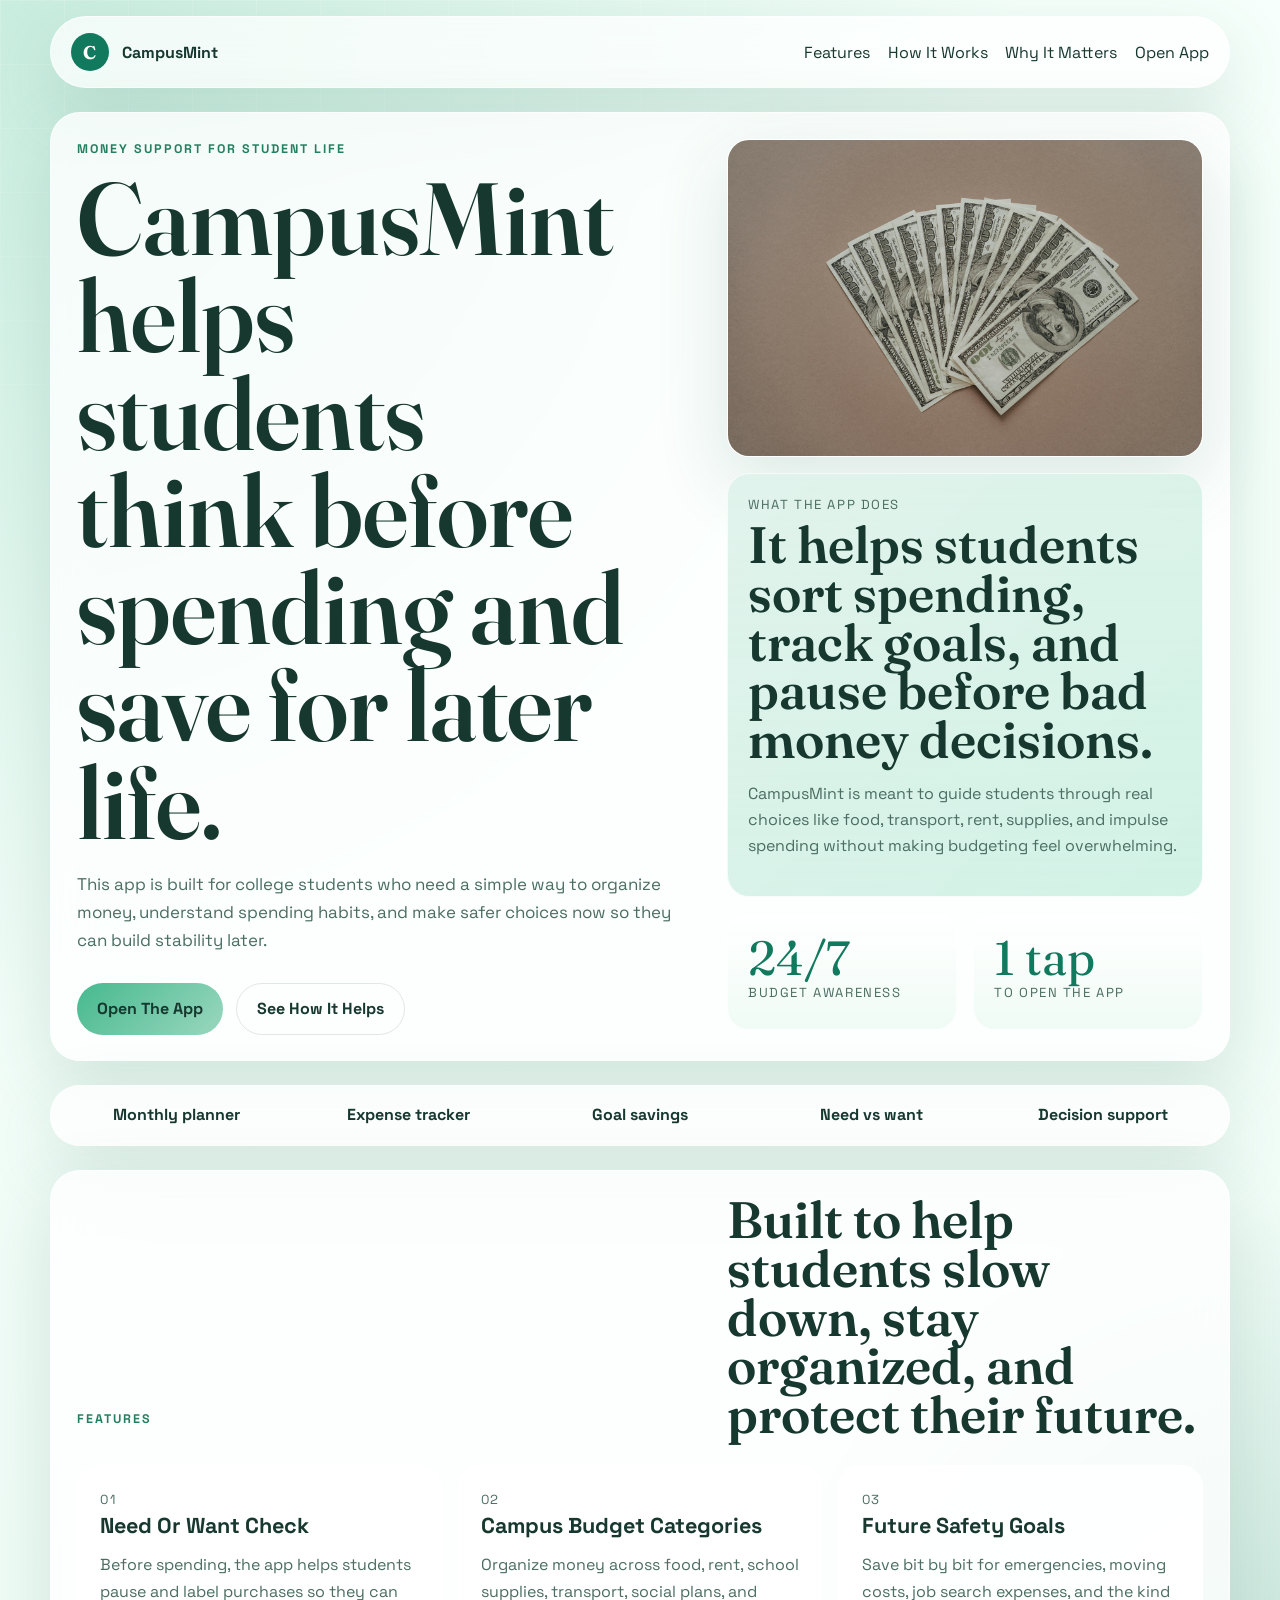
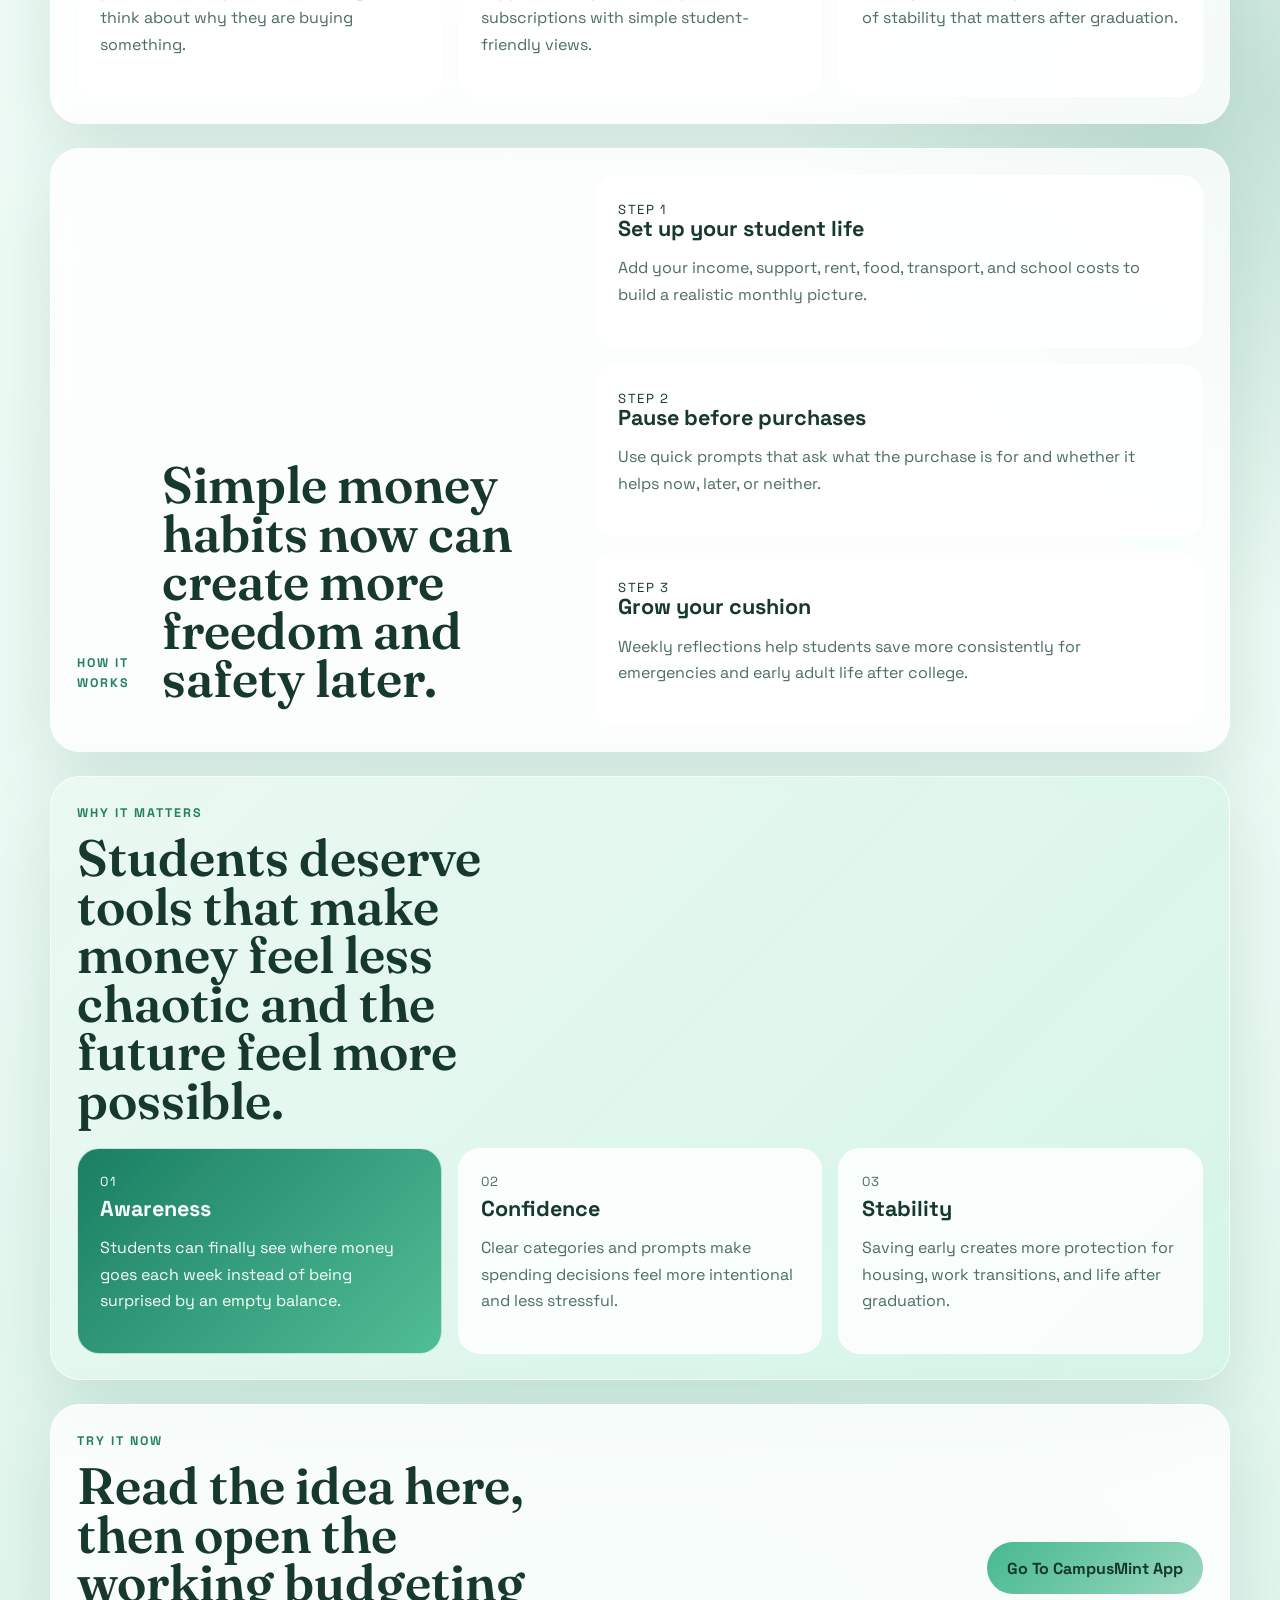
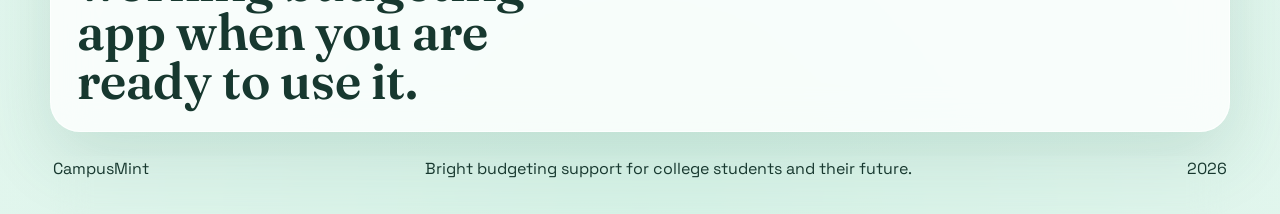
<file: index.html>
<!DOCTYPE html>
<html lang="en">
<head>
  <meta charset="UTF-8">
  <meta name="viewport" content="width=device-width, initial-scale=1.0">
  <title>CampusMint</title>
  <meta
    name="description"
    content="CampusMint is a budgeting app for college students who want to spend smarter, stay organized, and save for a more stable future."
  >
  <link rel="preconnect" href="https://fonts.googleapis.com">
  <link rel="preconnect" href="https://fonts.gstatic.com" crossorigin>
  <link
    href="https://fonts.googleapis.com/css2?family=Fraunces:wght@500;600;700&family=Space+Grotesk:wght@400;500;700&display=swap"
    rel="stylesheet"
  >
  <link rel="stylesheet" href="style.css">
</head>
<body>
  <div class="page-shell">
    <header class="site-header">
      <a class="brand" href="#top" aria-label="CampusMint home">
        <span class="brand-mark">C</span>
        <span class="brand-text">CampusMint</span>
      </a>
      <button class="menu-toggle" aria-expanded="false" aria-controls="site-nav">
        Menu
      </button>
      <nav class="site-nav" id="site-nav">
        <a href="#services">Features</a>
        <a href="#approach">How It Works</a>
        <a href="#results">Why It Matters</a>
        <a href="app.html">Open App</a>
      </nav>
    </header>

    <main id="top">
      <section class="hero section">
        <div class="hero-copy">
          <p class="eyebrow">Money support for student life</p>
          <h1>CampusMint helps students think before spending and save for later life.</h1>
          <p class="hero-text">
            This app is built for college students who need a simple way to organize money,
            understand spending habits, and make safer choices now so they can build stability later.
          </p>
          <div class="hero-actions">
            <a class="button button-primary" href="app.html">Open The App</a>
            <a class="button button-secondary" href="#services">See How It Helps</a>
          </div>
        </div>

        <div class="hero-panel">
          <figure class="hero-image-card">
            <img
              src="imaages/pexels-olia-danilevich-5466807.jpg"
              alt="College student working with money notes and a calculator"
              class="hero-image"
            >
          </figure>
          <div class="panel panel-large">
            <p class="panel-label">What the app does</p>
            <h2>It helps students sort spending, track goals, and pause before bad money decisions.</h2>
            <p>
              CampusMint is meant to guide students through real choices like food,
              transport, rent, supplies, and impulse spending without making budgeting feel overwhelming.
            </p>
          </div>
          <div class="hero-grid">
            <article class="panel">
              <p class="stat-value">24/7</p>
              <p class="stat-label">Budget awareness</p>
            </article>
            <article class="panel">
              <p class="stat-value">1 tap</p>
              <p class="stat-label">To open the app</p>
            </article>
          </div>
        </div>
      </section>

      <section class="section trust-strip" aria-label="Highlights">
        <p>Monthly planner</p>
        <p>Expense tracker</p>
        <p>Goal savings</p>
        <p>Need vs want</p>
        <p>Decision support</p>
      </section>

      <section class="section" id="services">
        <div class="section-heading">
          <p class="eyebrow">Features</p>
          <h2>Built to help students slow down, stay organized, and protect their future.</h2>
        </div>
        <div class="card-grid">
          <article class="card">
            <p class="card-index">01</p>
            <h3>Need Or Want Check</h3>
            <p>
              Before spending, the app helps students pause and label purchases
              so they can think about why they are buying something.
            </p>
          </article>
          <article class="card">
            <p class="card-index">02</p>
            <h3>Campus Budget Categories</h3>
            <p>
              Organize money across food, rent, school supplies, transport,
              social plans, and subscriptions with simple student-friendly views.
            </p>
          </article>
          <article class="card">
            <p class="card-index">03</p>
            <h3>Future Safety Goals</h3>
            <p>
              Save bit by bit for emergencies, moving costs, job search expenses,
              and the kind of stability that matters after graduation.
            </p>
          </article>
        </div>
      </section>

      <section class="section split-section" id="approach">
        <div class="section-heading narrow">
          <p class="eyebrow">How it works</p>
          <h2>Simple money habits now can create more freedom and safety later.</h2>
        </div>
        <div class="timeline">
          <article class="timeline-item">
            <span class="timeline-step">Step 1</span>
            <h3>Set up your student life</h3>
            <p>Add your income, support, rent, food, transport, and school costs to build a realistic monthly picture.</p>
          </article>
          <article class="timeline-item">
            <span class="timeline-step">Step 2</span>
            <h3>Pause before purchases</h3>
            <p>Use quick prompts that ask what the purchase is for and whether it helps now, later, or neither.</p>
          </article>
          <article class="timeline-item">
            <span class="timeline-step">Step 3</span>
            <h3>Grow your cushion</h3>
            <p>Weekly reflections help students save more consistently for emergencies and early adult life after college.</p>
          </article>
        </div>
      </section>

      <section class="section results-section" id="results">
        <div class="results-intro">
          <p class="eyebrow">Why it matters</p>
          <h2>Students deserve tools that make money feel less chaotic and the future feel more possible.</h2>
        </div>
        <div class="results-grid">
          <article class="result-card accent-card">
            <p class="result-number">01</p>
            <h3>Awareness</h3>
            <p>Students can finally see where money goes each week instead of being surprised by an empty balance.</p>
          </article>
          <article class="result-card">
            <p class="result-number">02</p>
            <h3>Confidence</h3>
            <p>Clear categories and prompts make spending decisions feel more intentional and less stressful.</p>
          </article>
          <article class="result-card">
            <p class="result-number">03</p>
            <h3>Stability</h3>
            <p>Saving early creates more protection for housing, work transitions, and life after graduation.</p>
          </article>
        </div>
      </section>

      <section class="section contact-section" id="contact">
        <div>
          <p class="eyebrow">Try it now</p>
          <h2>Read the idea here, then open the working budgeting app when you are ready to use it.</h2>
        </div>
        <a class="button button-primary" href="app.html">Go To CampusMint App</a>
      </section>
    </main>

    <footer class="site-footer">
      <p>CampusMint</p>
      <p>Bright budgeting support for college students and their future.</p>
      <p id="year"></p>
    </footer>
  </div>

  <script src="script.js"></script>
</body>
</html>
</file>
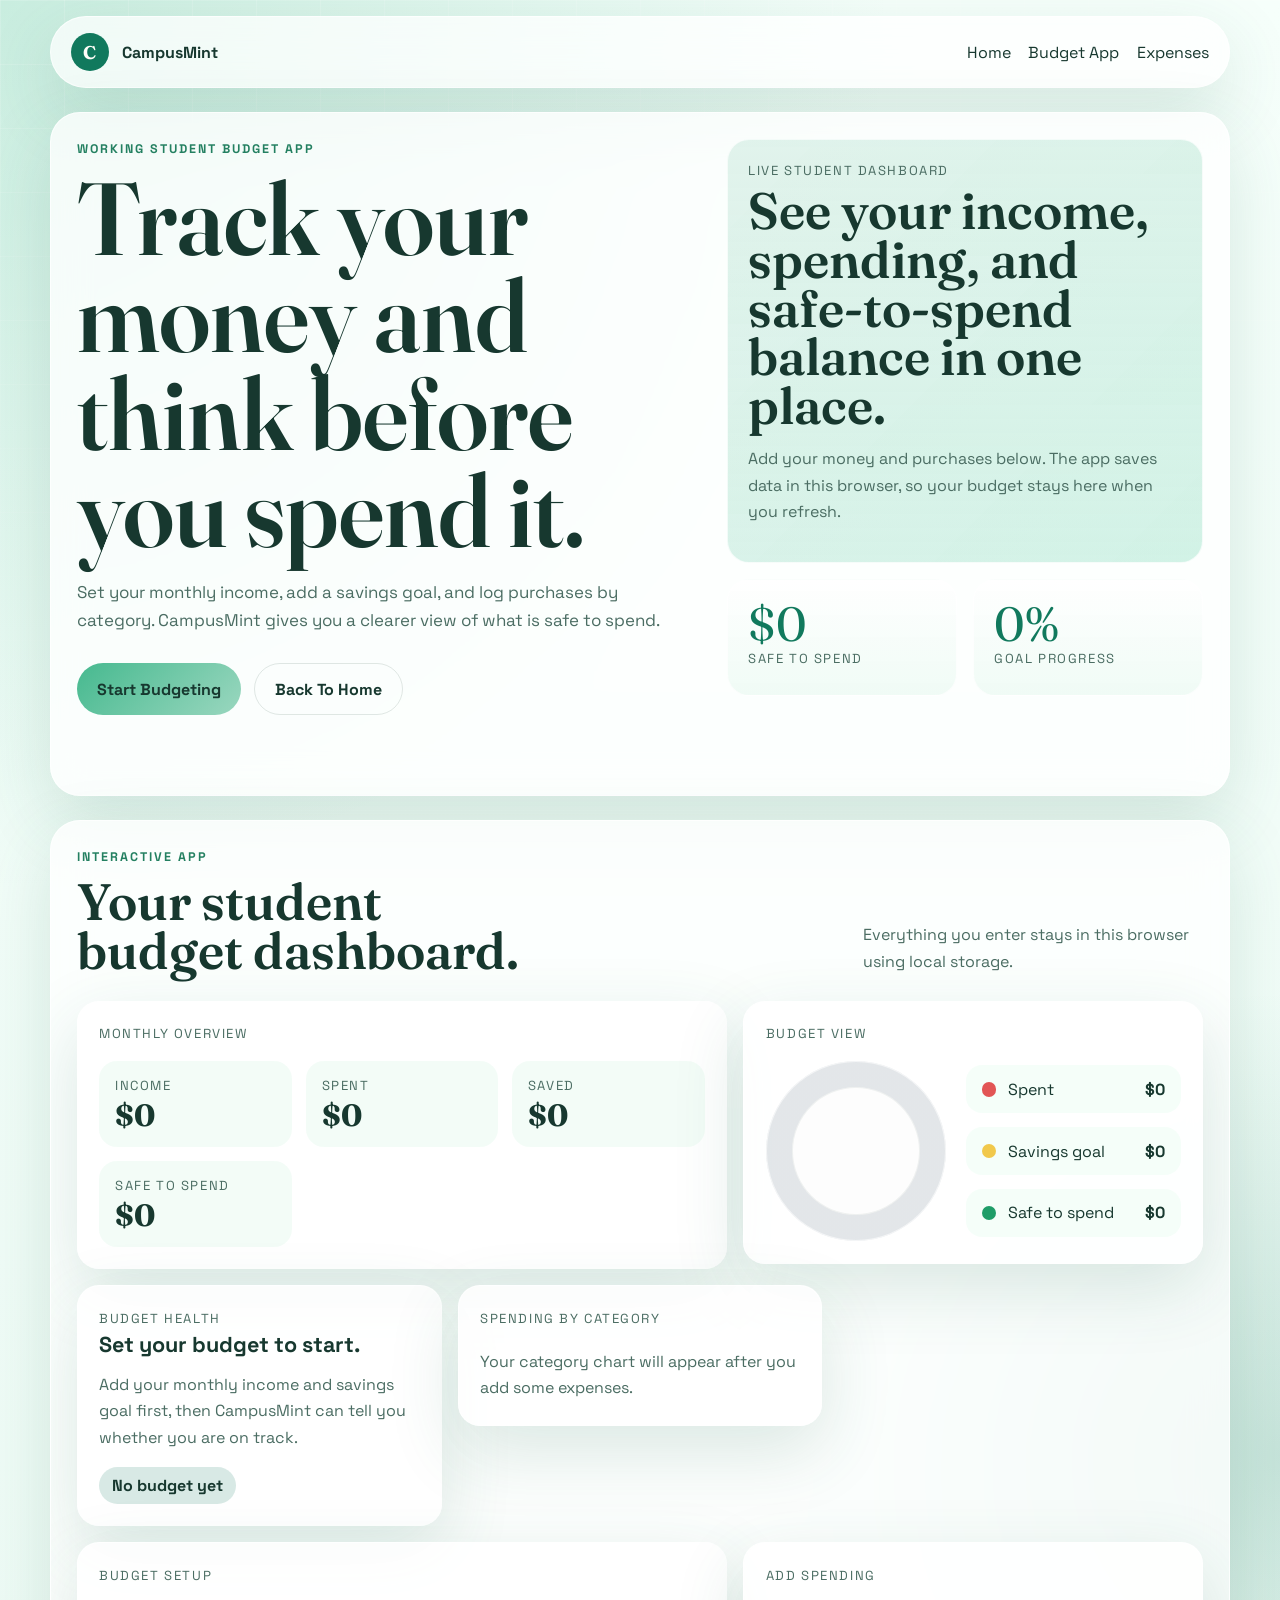
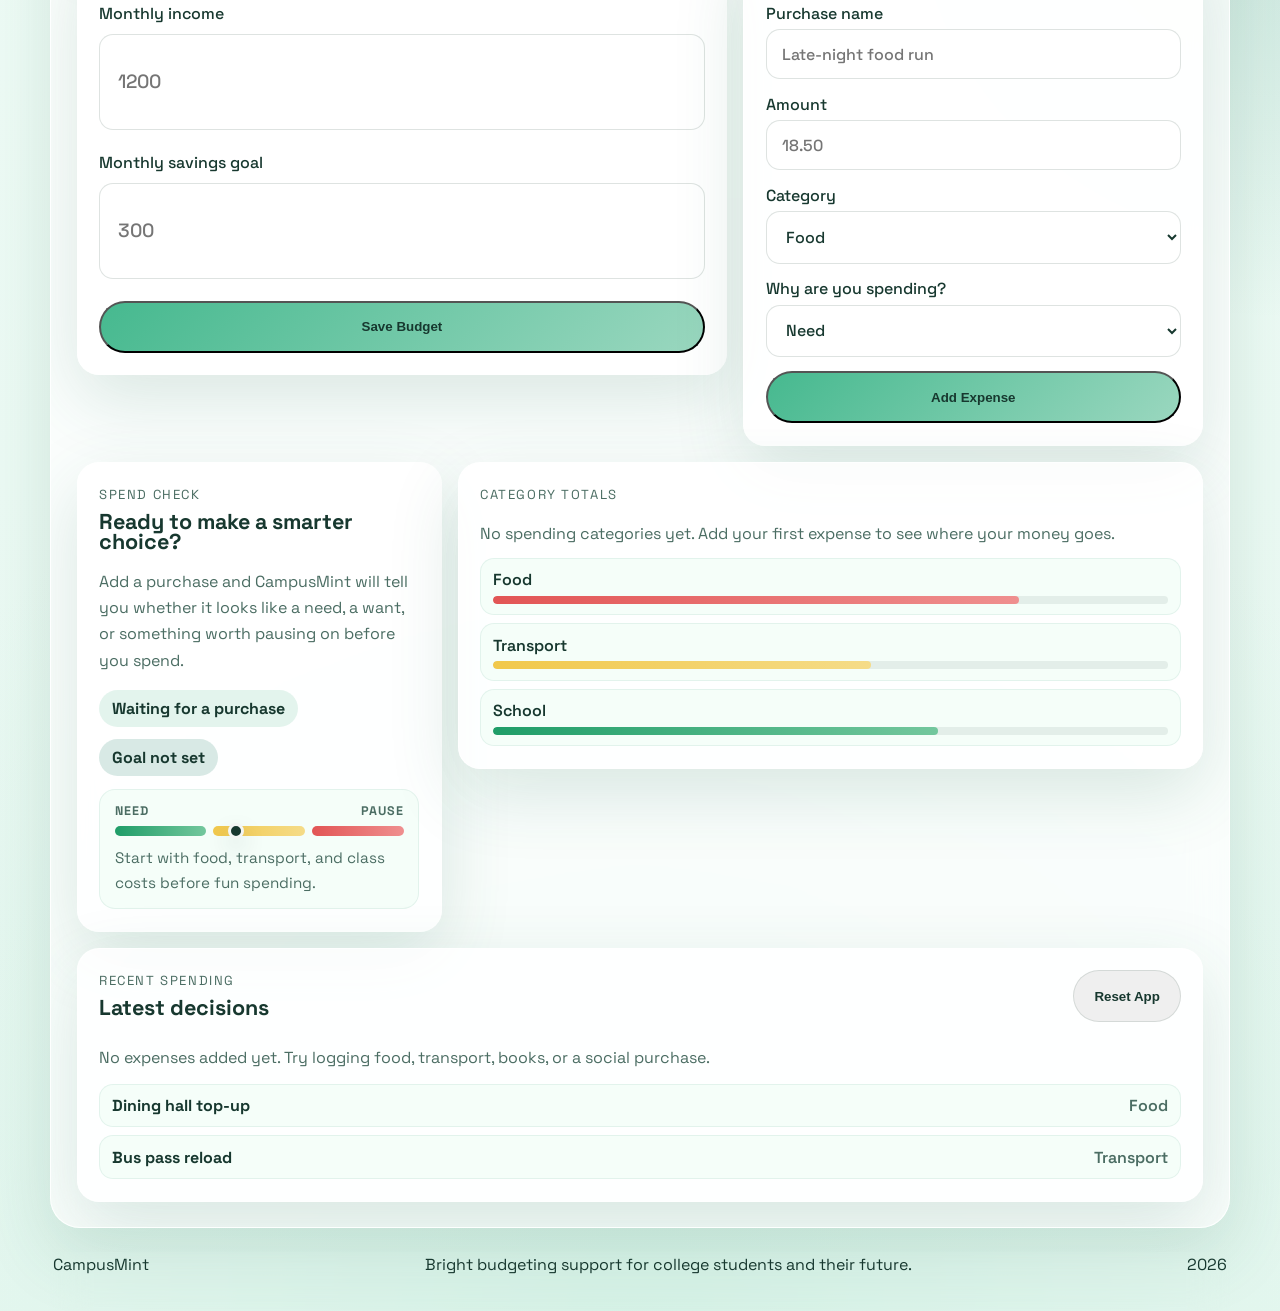
<file: app.html>
<!DOCTYPE html>
<html lang="en">
<head>
  <meta charset="UTF-8">
  <meta name="viewport" content="width=device-width, initial-scale=1.0">
  <title>CampusMint App</title>
  <meta
    name="description"
    content="Use CampusMint to set a student budget, track expenses, and think before spending."
  >
  <link rel="preconnect" href="https://fonts.googleapis.com">
  <link rel="preconnect" href="https://fonts.gstatic.com" crossorigin>
  <link
    href="https://fonts.googleapis.com/css2?family=Fraunces:wght@500;600;700&family=Space+Grotesk:wght@400;500;700&display=swap"
    rel="stylesheet"
  >
  <link rel="stylesheet" href="style.css">
</head>
<body>
  <div class="page-shell">
    <header class="site-header">
      <a class="brand" href="index.html" aria-label="CampusMint home">
        <span class="brand-mark">C</span>
        <span class="brand-text">CampusMint</span>
      </a>
      <button class="menu-toggle" aria-expanded="false" aria-controls="site-nav">
        Menu
      </button>
      <nav class="site-nav" id="site-nav">
        <a href="index.html">Home</a>
        <a href="#app">Budget App</a>
        <a href="#expenses">Expenses</a>
      </nav>
    </header>

    <main id="app">
      <section class="hero section">
        <div class="hero-copy">
          <p class="eyebrow">Working student budget app</p>
          <h1>Track your money and think before you spend it.</h1>
          <p class="hero-text">
            Set your monthly income, add a savings goal, and log purchases by category.
            CampusMint gives you a clearer view of what is safe to spend.
          </p>
          <div class="hero-actions">
            <a class="button button-primary" href="#dashboard">Start Budgeting</a>
            <a class="button button-secondary" href="index.html">Back To Home</a>
          </div>
        </div>

        <div class="hero-panel">
          <div class="panel panel-large">
            <p class="panel-label">Live Student Dashboard</p>
            <h2>See your income, spending, and safe-to-spend balance in one place.</h2>
            <p>
              Add your money and purchases below. The app saves data in this browser,
              so your budget stays here when you refresh.
            </p>
          </div>
          <div class="hero-grid">
            <article class="panel">
              <p class="stat-value" id="hero-balance">$0</p>
              <p class="stat-label">Safe to spend</p>
            </article>
            <article class="panel">
              <p class="stat-value" id="hero-goal">0%</p>
              <p class="stat-label">Goal progress</p>
            </article>
          </div>
        </div>
      </section>

      <section class="section app-section" id="dashboard">
        <div class="section-heading">
          <div>
            <p class="eyebrow">Interactive app</p>
            <h2>Your student budget dashboard.</h2>
          </div>
          <p class="section-note">Everything you enter stays in this browser using local storage.</p>
        </div>

        <div class="app-grid">
          <section class="app-card summary-card">
            <p class="card-index">Monthly overview</p>
            <div class="summary-grid">
              <article>
                <span class="summary-label">Income</span>
                <strong id="income-total">$0</strong>
              </article>
              <article>
                <span class="summary-label">Spent</span>
                <strong id="spent-total">$0</strong>
              </article>
              <article>
                <span class="summary-label">Saved</span>
                <strong id="saved-total">$0</strong>
              </article>
              <article class="summary-accent">
                <span class="summary-label">Safe To Spend</span>
                <strong id="remaining-total">$0</strong>
              </article>
            </div>
          </section>

          <section class="app-card chart-card">
            <p class="card-index">Budget view</p>
            <div class="chart-wrap">
              <div id="budget-chart" class="budget-chart" aria-label="Budget pie chart"></div>
              <div class="chart-legend">
                <div class="legend-row">
                  <span class="legend-swatch legend-spent"></span>
                  <span>Spent</span>
                  <strong id="chart-spent">$0</strong>
                </div>
                <div class="legend-row">
                  <span class="legend-swatch legend-goal"></span>
                  <span>Savings goal</span>
                  <strong id="chart-goal">$0</strong>
                </div>
                <div class="legend-row">
                  <span class="legend-swatch legend-safe"></span>
                  <span>Safe to spend</span>
                  <strong id="chart-safe">$0</strong>
                </div>
              </div>
            </div>
          </section>

          <section class="app-card status-card">
            <p class="card-index">Budget health</p>
            <h3 id="budget-status-title">You are still on track.</h3>
            <p id="budget-status-text">
              Add your income, savings goal, and expenses to see whether you are under control,
              close to your limit, or spending beyond what is safe.
            </p>
            <div class="decision-badges">
              <span id="budget-status-badge" class="pill pill-soft">Waiting for budget data</span>
            </div>
          </section>

          <section class="app-card trend-card">
            <p class="card-index">Spending by category</p>
            <div id="bar-chart" class="bar-chart"></div>
          </section>

          <section class="app-card form-card budget-form-card">
            <p class="card-index">Budget setup</p>
            <form id="budget-form" class="stack-form">
              <label>
                Monthly income
                <input type="number" id="income-input" min="0" max="999999" step="0.01" placeholder="1200">
              </label>
              <label>
                Monthly savings goal
                <input type="number" id="goal-input" min="0" max="999999" step="0.01" placeholder="300">
              </label>
              <button type="submit" class="button button-primary">Save Budget</button>
            </form>
          </section>

          <section class="app-card form-card expense-form-card">
            <p class="card-index">Add spending</p>
            <form id="expense-form" class="stack-form">
              <label>
                Purchase name
                <input type="text" id="expense-name" maxlength="40" placeholder="Late-night food run">
              </label>
              <label>
                Amount
                <input type="number" id="expense-amount" min="0" max="999999" step="0.01" placeholder="18.50">
              </label>
              <label>
                Category
                <select id="expense-category">
                  <option value="Food">Food</option>
                  <option value="Rent">Rent</option>
                  <option value="Transport">Transport</option>
                  <option value="School">School</option>
                  <option value="Fun">Fun</option>
                  <option value="Bills">Bills</option>
                  <option value="Other">Other</option>
                </select>
              </label>
              <label>
                Why are you spending?
                <select id="expense-reason">
                  <option value="Need">Need</option>
                  <option value="Want">Want</option>
                  <option value="Urgent">Urgent</option>
                  <option value="Social pressure">Social pressure</option>
                  <option value="Long-term value">Long-term value</option>
                </select>
              </label>
              <button type="submit" class="button button-primary">Add Expense</button>
            </form>
          </section>

          <section class="app-card insight-card">
            <p class="card-index">Spend check</p>
            <h3 id="decision-title">Ready to make a smarter choice?</h3>
            <p id="decision-text">
              Add a purchase and CampusMint will tell you whether it looks like a need,
              a want, or something worth pausing on before you spend.
            </p>
            <div class="decision-badges">
              <span id="decision-badge" class="pill">Waiting for a purchase</span>
              <span id="goal-status" class="pill pill-soft">Goal not set</span>
            </div>
            <div id="decision-visual" class="decision-visual" aria-label="Spending decision graph"></div>
          </section>

          <section class="app-card categories-card">
            <p class="card-index">Category totals</p>
            <div id="category-list" class="category-list"></div>
          </section>

          <section class="app-card expenses-card" id="expenses">
            <div class="expenses-head">
              <div>
                <p class="card-index">Recent spending</p>
                <h3>Latest decisions</h3>
              </div>
              <button id="reset-button" type="button" class="button button-secondary">Reset App</button>
            </div>
            <div id="expense-list" class="expense-list"></div>
          </section>
        </div>
      </section>
    </main>

    <footer class="site-footer">
      <p>CampusMint</p>
      <p>Bright budgeting support for college students and their future.</p>
      <p id="year"></p>
    </footer>
  </div>

  <script src="script.js"></script>
</body>
</html>
</file>
<file: style.css>
:root {
  --bg: #e8f8f1;
  --bg-strong: #ccefe1;
  --surface: rgba(255, 255, 255, 0.78);
  --surface-strong: #f9fffc;
  --text: #17382f;
  --muted: #4b6d63;
  --line: rgba(23, 56, 47, 0.12);
  --accent: #46b98f;
  --accent-dark: #248061;
  --forest: #11795d;
  --shadow: 0 24px 70px rgba(43, 111, 89, 0.16);
  --radius-lg: 30px;
  --radius-md: 22px;
  --radius-sm: 14px;
  --max-width: 1180px;
}

* {
  box-sizing: border-box;
}

html {
  scroll-behavior: smooth;
}

body {
  margin: 0;
  font-family: "Space Grotesk", "Segoe UI", sans-serif;
  color: var(--text);
  background:
    radial-gradient(circle at top left, rgba(70, 185, 143, 0.26), transparent 28%),
    radial-gradient(circle at right center, rgba(17, 121, 93, 0.18), transparent 24%),
    radial-gradient(circle at center bottom, rgba(204, 239, 225, 0.6), transparent 32%),
    linear-gradient(180deg, #f6fffb 0%, var(--bg) 100%);
  min-height: 100vh;
}

body::before {
  content: "";
  position: fixed;
  inset: 0;
  background-image:
    linear-gradient(rgba(255, 255, 255, 0.2) 1px, transparent 1px),
    linear-gradient(90deg, rgba(255, 255, 255, 0.2) 1px, transparent 1px);
  background-size: 64px 64px;
  mask-image: linear-gradient(180deg, rgba(0, 0, 0, 0.8), transparent);
  pointer-events: none;
}

.page-shell {
  width: min(calc(100% - 2rem), var(--max-width));
  margin: 0 auto;
  position: relative;
  z-index: 1;
}

.site-header,
.site-footer,
.section,
.trust-strip {
  backdrop-filter: blur(18px);
}

.site-header {
  position: sticky;
  top: 1rem;
  display: flex;
  align-items: center;
  justify-content: space-between;
  gap: 1rem;
  margin: 1rem 0 1.5rem;
  padding: 1rem 1.25rem;
  background: rgba(255, 255, 255, 0.72);
  border: 1px solid rgba(255, 255, 255, 0.7);
  border-radius: 999px;
  box-shadow: var(--shadow);
}

.brand {
  display: inline-flex;
  align-items: center;
  gap: 0.8rem;
  color: var(--text);
  text-decoration: none;
  font-weight: 700;
}

.brand-mark {
  display: grid;
  place-items: center;
  width: 2.4rem;
  height: 2.4rem;
  border-radius: 50%;
  background: var(--forest);
  color: #fffef8;
  font-family: "Fraunces", Georgia, serif;
  font-size: 1.15rem;
}

.site-nav {
  display: flex;
  gap: 1.1rem;
}

.site-nav a,
.menu-toggle {
  color: var(--text);
  text-decoration: none;
  font-size: 0.98rem;
  background: none;
  border: 0;
  font: inherit;
  cursor: pointer;
}

.menu-toggle {
  display: none;
}

.section,
.trust-strip {
  background: var(--surface);
  border: 1px solid rgba(255, 255, 255, 0.7);
  border-radius: var(--radius-lg);
  box-shadow: var(--shadow);
}

.section {
  padding: clamp(1.6rem, 2vw, 2rem);
  margin-bottom: 1.5rem;
}

.hero {
  display: grid;
  grid-template-columns: 1.25fr 0.95fr;
  gap: 1.5rem;
  align-items: stretch;
  min-height: 76vh;
}

.hero-copy,
.hero-panel,
.panel,
.card,
.timeline-item,
.result-card,
.contact-section {
  animation: rise 0.8s ease both;
}

.eyebrow {
  margin: 0 0 0.65rem;
  text-transform: uppercase;
  letter-spacing: 0.16em;
  color: var(--accent-dark);
  font-size: 0.78rem;
  font-weight: 700;
}

h1,
h2,
h3 {
  margin: 0;
  line-height: 0.95;
}

h1,
h2 {
  font-family: "Fraunces", Georgia, serif;
  font-weight: 600;
}

h1 {
  font-size: clamp(3.3rem, 8vw, 6.4rem);
  max-width: 9ch;
}

h2 {
  font-size: clamp(2.1rem, 4vw, 3.6rem);
  max-width: 14ch;
}

h3 {
  font-size: 1.35rem;
  margin-bottom: 0.75rem;
}

p {
  line-height: 1.65;
  color: var(--muted);
}

.hero-text {
  max-width: 54ch;
  margin: 1.25rem 0 1.75rem;
  font-size: 1.06rem;
}

.hero-actions {
  display: flex;
  flex-wrap: wrap;
  gap: 0.85rem;
}

.button {
  display: inline-flex;
  align-items: center;
  justify-content: center;
  min-height: 3.25rem;
  padding: 0.85rem 1.25rem;
  border-radius: 999px;
  text-decoration: none;
  font-weight: 700;
  transition: transform 180ms ease, background 180ms ease, color 180ms ease;
}

.button:hover,
.button:focus-visible {
  transform: translateY(-2px);
}

.button-primary {
  background: linear-gradient(135deg, #46b98f, #9ad7bf);
  color: #17382f;
}

.button-secondary {
  border: 1px solid var(--line);
  color: var(--text);
}

.hero-panel {
  display: flex;
  flex-direction: column;
  gap: 1rem;
}

.hero-image-card {
  margin: 0;
  min-height: 16rem;
  overflow: hidden;
  border-radius: var(--radius-md);
  border: 1px solid rgba(255, 255, 255, 0.72);
  box-shadow: var(--shadow);
}

.hero-image {
  display: block;
  width: 100%;
  height: 100%;
  min-height: 16rem;
  object-fit: cover;
  object-position: center;
}

.panel {
  background: linear-gradient(180deg, rgba(255, 255, 255, 0.92), rgba(239, 251, 245, 0.94));
  border-radius: var(--radius-md);
  padding: 1.25rem;
  border: 1px solid rgba(255, 255, 255, 0.72);
}

.panel-large {
  display: flex;
  flex-direction: column;
  justify-content: end;
  min-height: 20rem;
  background:
    linear-gradient(180deg, rgba(154, 215, 191, 0.3), rgba(70, 185, 143, 0.18)),
    linear-gradient(135deg, rgba(255, 255, 255, 0.94), rgba(240, 255, 249, 0.96));
}

.panel-label,
.card-index,
.timeline-step,
.result-number,
.stat-label {
  margin: 0 0 0.35rem;
  font-size: 0.82rem;
  text-transform: uppercase;
  letter-spacing: 0.12em;
}

.hero-grid,
.card-grid,
.results-grid {
  display: grid;
  gap: 1rem;
}

.hero-grid {
  grid-template-columns: repeat(2, minmax(0, 1fr));
}

.stat-value {
  margin: 0;
  font-family: "Fraunces", Georgia, serif;
  font-size: 3rem;
  line-height: 1;
  color: var(--forest);
}

.trust-strip {
  display: grid;
  grid-template-columns: repeat(5, minmax(0, 1fr));
  gap: 0.75rem;
  align-items: center;
  text-align: center;
  padding: 1rem;
  margin-bottom: 1.5rem;
}

.trust-strip p {
  margin: 0;
  color: var(--text);
  font-weight: 700;
}

.section-heading {
  display: flex;
  justify-content: space-between;
  gap: 2rem;
  align-items: end;
  margin-bottom: 1.6rem;
}

.section-note {
  max-width: 34ch;
  margin: 0;
}

.section-heading.narrow {
  margin-bottom: 1.35rem;
}

.card-grid,
.results-grid {
  grid-template-columns: repeat(3, minmax(0, 1fr));
}

.card,
.result-card {
  padding: 1.4rem;
  border-radius: var(--radius-md);
  background: rgba(255, 255, 255, 0.84);
  border: 1px solid rgba(255, 255, 255, 0.72);
  transition: transform 180ms ease, border-color 180ms ease;
}

.card:hover,
.result-card:hover,
.timeline-item:hover {
  transform: translateY(-4px);
  border-color: rgba(36, 128, 97, 0.28);
}

.split-section {
  display: grid;
  grid-template-columns: 0.9fr 1.1fr;
  gap: 1.25rem;
}

.timeline {
  display: grid;
  gap: 1rem;
}

.timeline-item {
  padding: 1.4rem;
  border-radius: var(--radius-md);
  background: rgba(255, 255, 255, 0.84);
  border: 1px solid rgba(255, 255, 255, 0.72);
}

.results-section {
  background:
    linear-gradient(135deg, rgba(234, 249, 242, 0.98), rgba(213, 244, 231, 0.96));
}

.results-intro {
  margin-bottom: 1.4rem;
}

.accent-card {
  background: linear-gradient(135deg, rgba(17, 121, 93, 0.96), rgba(70, 185, 143, 0.92));
}

.accent-card h3,
.accent-card p {
  color: #fafffd;
}

.contact-section {
  display: flex;
  justify-content: space-between;
  align-items: center;
  gap: 1rem;
}

.app-section {
  overflow: hidden;
}

.app-grid {
  display: grid;
  grid-template-columns: repeat(12, minmax(0, 1fr));
  gap: 1rem;
  align-items: start;
}

.app-card {
  padding: 1.35rem;
  border-radius: var(--radius-md);
  background: rgba(255, 255, 255, 0.84);
  border: 1px solid rgba(255, 255, 255, 0.75);
  box-shadow: var(--shadow);
}

.summary-card {
  grid-column: span 7;
}

.chart-card,
.form-card {
  grid-column: span 5;
}

.budget-form-card {
  grid-column: span 7;
}

.expense-form-card {
  grid-column: span 5;
}

.budget-form-card .stack-form {
  gap: 1.35rem;
}

.budget-form-card .stack-form label {
  gap: 0.65rem;
}

.budget-form-card .stack-form input {
  min-height: 6rem;
  padding: 1.5rem 1.1rem;
  font-size: 1.2rem;
}

.insight-card,
.status-card,
.trend-card {
  grid-column: span 4;
}

.categories-card {
  grid-column: span 8;
}

.expenses-card {
  grid-column: 1 / -1;
}

.summary-grid {
  display: grid;
  grid-template-columns: repeat(auto-fit, minmax(160px, 1fr));
  gap: 0.85rem;
  margin-top: 1rem;
}

.summary-grid article {
  min-width: 0;
  padding: 1rem;
  border-radius: 18px;
  background: rgba(242, 252, 247, 0.9);
}

.summary-grid strong {
  display: block;
  margin-top: 0.3rem;
  max-width: 100%;
  font-size: clamp(1.2rem, 2.4vw, 2rem);
  font-family: "Fraunces", Georgia, serif;
  line-height: 1.05;
  color: var(--text);
  overflow-wrap: anywhere;
  word-break: break-word;
  font-variant-numeric: tabular-nums;
}

.summary-label {
  display: block;
  font-size: 0.82rem;
  text-transform: uppercase;
  letter-spacing: 0.12em;
  color: var(--muted);
}

.summary-accent {
  background: linear-gradient(135deg, rgba(70, 185, 143, 0.16), rgba(154, 215, 191, 0.34));
}

.chart-wrap {
  display: grid;
  grid-template-columns: 180px 1fr;
  gap: 1.25rem;
  align-items: center;
  margin-top: 1rem;
}

.budget-chart {
  width: 180px;
  height: 180px;
  border-radius: 50%;
  background: conic-gradient(
    #e25555 0deg 120deg,
    #f1c84b 120deg 220deg,
    #1f9d68 220deg 360deg
  );
  position: relative;
  box-shadow: inset 0 0 0 1px rgba(255, 255, 255, 0.6);
}

.budget-chart::after {
  content: "";
  position: absolute;
  inset: 26px;
  border-radius: 50%;
  background: rgba(255, 255, 255, 0.95);
  box-shadow: inset 0 0 0 1px rgba(23, 56, 47, 0.06);
}

.chart-legend {
  display: grid;
  gap: 0.85rem;
}

.legend-row {
  display: grid;
  grid-template-columns: auto 1fr auto;
  gap: 0.75rem;
  align-items: center;
  padding: 0.85rem 1rem;
  border-radius: 16px;
  background: rgba(245, 254, 249, 0.92);
}

.legend-row strong {
  color: var(--text);
}

.legend-swatch {
  width: 0.9rem;
  height: 0.9rem;
  border-radius: 50%;
}

.legend-spent {
  background: #e25555;
}

.legend-goal {
  background: #f1c84b;
}

.legend-safe {
  background: #1f9d68;
}

.status-card h3 {
  margin-top: 0.35rem;
  margin-bottom: 0.75rem;
}

.status-good {
  background: rgba(17, 121, 93, 0.18);
}

.status-warn {
  background: rgba(154, 215, 191, 0.34);
}

.status-danger {
  background: rgba(70, 185, 143, 0.24);
}

.bar-chart {
  display: grid;
  gap: 0.85rem;
  margin-top: 1rem;
}

.bar-row {
  display: grid;
  gap: 0.4rem;
}

.bar-row-head {
  display: flex;
  justify-content: space-between;
  gap: 1rem;
  align-items: center;
}

.bar-track {
  width: 100%;
  height: 12px;
  overflow: hidden;
  border-radius: 999px;
  background: rgba(23, 56, 47, 0.08);
}

.bar-fill {
  height: 100%;
  border-radius: inherit;
  background: linear-gradient(90deg, #11795d, #7fc7aa);
}

.stack-form {
  display: grid;
  gap: 0.9rem;
  margin-top: 1rem;
}

.stack-form label {
  display: grid;
  gap: 0.35rem;
  color: var(--text);
  font-weight: 500;
}

.stack-form input,
.stack-form select {
  width: 100%;
  min-height: 3rem;
  padding: 0.85rem 0.95rem;
  border-radius: 14px;
  border: 1px solid rgba(23, 56, 47, 0.14);
  background: rgba(255, 255, 255, 0.94);
  color: var(--text);
  font: inherit;
}

.stack-form input:focus,
.stack-form select:focus {
  outline: 2px solid rgba(70, 185, 143, 0.25);
  border-color: rgba(70, 185, 143, 0.5);
}

.decision-badges {
  display: flex;
  flex-wrap: wrap;
  gap: 0.75rem;
  margin-top: 1rem;
}

.decision-visual {
  display: grid;
  gap: 0.6rem;
  margin-top: 0.85rem;
}

.decision-meter {
  padding: 0.8rem 0.9rem;
  border-radius: 16px;
  background: rgba(245, 254, 249, 0.92);
  border: 1px solid rgba(17, 121, 93, 0.08);
}

.decision-meter-head {
  display: flex;
  justify-content: space-between;
  gap: 1rem;
  margin-bottom: 0.45rem;
  color: var(--muted);
  font-size: 0.78rem;
  font-weight: 700;
  text-transform: uppercase;
  letter-spacing: 0.08em;
}

.decision-meter-track {
  position: relative;
  display: grid;
  grid-template-columns: 1fr 1fr 1fr;
  gap: 0.45rem;
  align-items: center;
}

.decision-meter-zone {
  display: block;
  height: 10px;
  border-radius: 999px;
}

.decision-meter-zone-safe {
  background: linear-gradient(90deg, #1f9d68, #73c79d);
}

.decision-meter-zone-caution {
  background: linear-gradient(90deg, #f1c84b, #f5dc88);
}

.decision-meter-zone-stop {
  background: linear-gradient(90deg, #e25555, #ef8f8f);
}

.decision-meter-marker {
  position: absolute;
  top: 50%;
  width: 16px;
  height: 16px;
  border-radius: 50%;
  background: #17382f;
  border: 3px solid rgba(255, 255, 255, 0.95);
  box-shadow: 0 10px 24px rgba(23, 56, 47, 0.16);
  transform: translate(-50%, -50%);
}

.decision-meter-note {
  margin: 0.55rem 0 0;
  color: var(--muted);
  font-size: 0.95rem;
}

.pill {
  display: inline-flex;
  align-items: center;
  min-height: 2.3rem;
  padding: 0.4rem 0.8rem;
  border-radius: 999px;
  background: rgba(154, 215, 191, 0.28);
  color: var(--text);
  font-weight: 700;
}

.pill-soft {
  background: rgba(17, 121, 93, 0.16);
}

.pill-need {
  background: rgba(17, 121, 93, 0.2);
}

.pill-want {
  background: rgba(70, 185, 143, 0.2);
}

.pill-caution {
  background: rgba(154, 215, 191, 0.35);
}

.category-list,
.expense-list {
  display: grid;
  gap: 0.6rem;
  margin-top: 0.75rem;
  align-content: start;
}

.category-row,
.expense-row {
  display: grid;
  gap: 0.35rem;
  padding: 0.9rem 1rem;
  border-radius: 16px;
  background: rgba(245, 254, 249, 0.92);
}

.category-row {
  grid-template-columns: 1fr auto;
  align-items: center;
}

.expense-row-head {
  display: flex;
  justify-content: space-between;
  gap: 1rem;
  align-items: center;
}

.expense-row-actions {
  display: inline-flex;
  align-items: center;
  gap: 0.75rem;
}

.expense-meta {
  display: flex;
  flex-wrap: wrap;
  gap: 0.5rem;
}

.expense-row strong,
.category-row strong {
  color: var(--text);
}

.expense-delete {
  min-height: 2.2rem;
  padding: 0.35rem 0.8rem;
  border-radius: 999px;
  border: 1px solid rgba(226, 85, 85, 0.24);
  background: rgba(226, 85, 85, 0.1);
  color: #a53a3a;
  font: inherit;
  font-weight: 700;
  cursor: pointer;
  transition: background 180ms ease, transform 180ms ease;
}

.expense-delete:hover,
.expense-delete:focus-visible {
  background: rgba(226, 85, 85, 0.16);
  transform: translateY(-1px);
}

.expenses-head {
  display: flex;
  justify-content: space-between;
  gap: 1rem;
  align-items: start;
}

.empty-state {
  color: var(--muted);
  padding: 0.2rem 0 0.1rem;
  margin: 0;
}

.empty-panel {
  display: grid;
  gap: 0.55rem;
  align-content: start;
}

.empty-panel-wide {
  gap: 0.65rem;
}

.preview-chart,
.activity-preview {
  display: grid;
  gap: 0.5rem;
}

.preview-chart-row,
.activity-preview-row {
  display: grid;
  gap: 0.35rem;
  padding: 0.65rem 0.75rem;
  border-radius: 14px;
  background: rgba(245, 254, 249, 0.92);
  border: 1px solid rgba(17, 121, 93, 0.08);
}

.preview-chart-row span,
.activity-preview-row span {
  color: var(--muted);
  font-weight: 600;
}

.preview-chart-row span:first-child {
  color: var(--text);
}

.preview-track {
  width: 100%;
  height: 8px;
  border-radius: 999px;
  background: rgba(23, 56, 47, 0.08);
  overflow: hidden;
}

.preview-fill {
  height: 100%;
  border-radius: inherit;
}

.preview-fill-food {
  width: 78%;
  background: linear-gradient(90deg, #e25555, #ef8f8f);
}

.preview-fill-transport {
  width: 56%;
  background: linear-gradient(90deg, #f1c84b, #f5dc88);
}

.preview-fill-school {
  width: 66%;
  background: linear-gradient(90deg, #1f9d68, #73c79d);
}

.preview-fill-bills {
  width: 42%;
  background: linear-gradient(90deg, #5f8f84, #a8c9be);
}

.activity-preview-row {
  grid-template-columns: 1fr auto;
  align-items: center;
}

.activity-preview-row strong {
  color: var(--text);
}

.site-footer {
  display: flex;
  justify-content: space-between;
  gap: 1rem;
  flex-wrap: wrap;
  padding: 0 0.2rem 2rem;
}

.site-footer p {
  margin: 0;
  color: var(--text);
}

@keyframes rise {
  from {
    opacity: 0;
    transform: translateY(24px);
  }
  to {
    opacity: 1;
    transform: translateY(0);
  }
}

@media (max-width: 900px) {
  .hero,
  .split-section,
  .card-grid,
  .results-grid,
  .trust-strip {
    grid-template-columns: 1fr;
  }

  .app-grid {
    grid-template-columns: 1fr;
  }

  .app-card,
  .summary-card,
  .form-card,
  .insight-card,
  .categories-card,
  .expenses-card,
  .chart-card,
  .status-card,
  .trend-card {
    grid-column: span 1;
  }

  .summary-grid {
    grid-template-columns: repeat(2, minmax(0, 1fr));
  }

  .chart-wrap {
    grid-template-columns: 1fr;
  }

  .hero {
    min-height: auto;
  }

  .section-heading {
    align-items: start;
    flex-direction: column;
  }

  .contact-section {
    align-items: start;
    flex-direction: column;
  }

  .site-header {
    border-radius: 28px;
    align-items: start;
    flex-wrap: wrap;
  }

  .menu-toggle {
    display: inline-flex;
    margin-left: auto;
  }

  .site-nav {
    display: none;
    width: 100%;
    flex-direction: column;
    padding-top: 0.5rem;
  }

  .site-nav.is-open {
    display: flex;
  }
}

@media (max-width: 640px) {
  .page-shell {
    width: min(calc(100% - 1rem), var(--max-width));
  }

  .site-header {
    top: 0.5rem;
    margin-top: 0.5rem;
  }

  h1 {
    font-size: clamp(2.7rem, 16vw, 4.2rem);
  }

  h2 {
    font-size: clamp(1.8rem, 10vw, 2.8rem);
  }

  .hero-grid {
    grid-template-columns: 1fr;
  }

  .summary-grid {
    grid-template-columns: 1fr;
  }

  .budget-chart {
    width: 150px;
    height: 150px;
  }

  .expenses-head,
  .expense-row-head {
    flex-direction: column;
    align-items: start;
  }

  .site-footer {
    padding-bottom: 1.2rem;
  }
}
</file>
